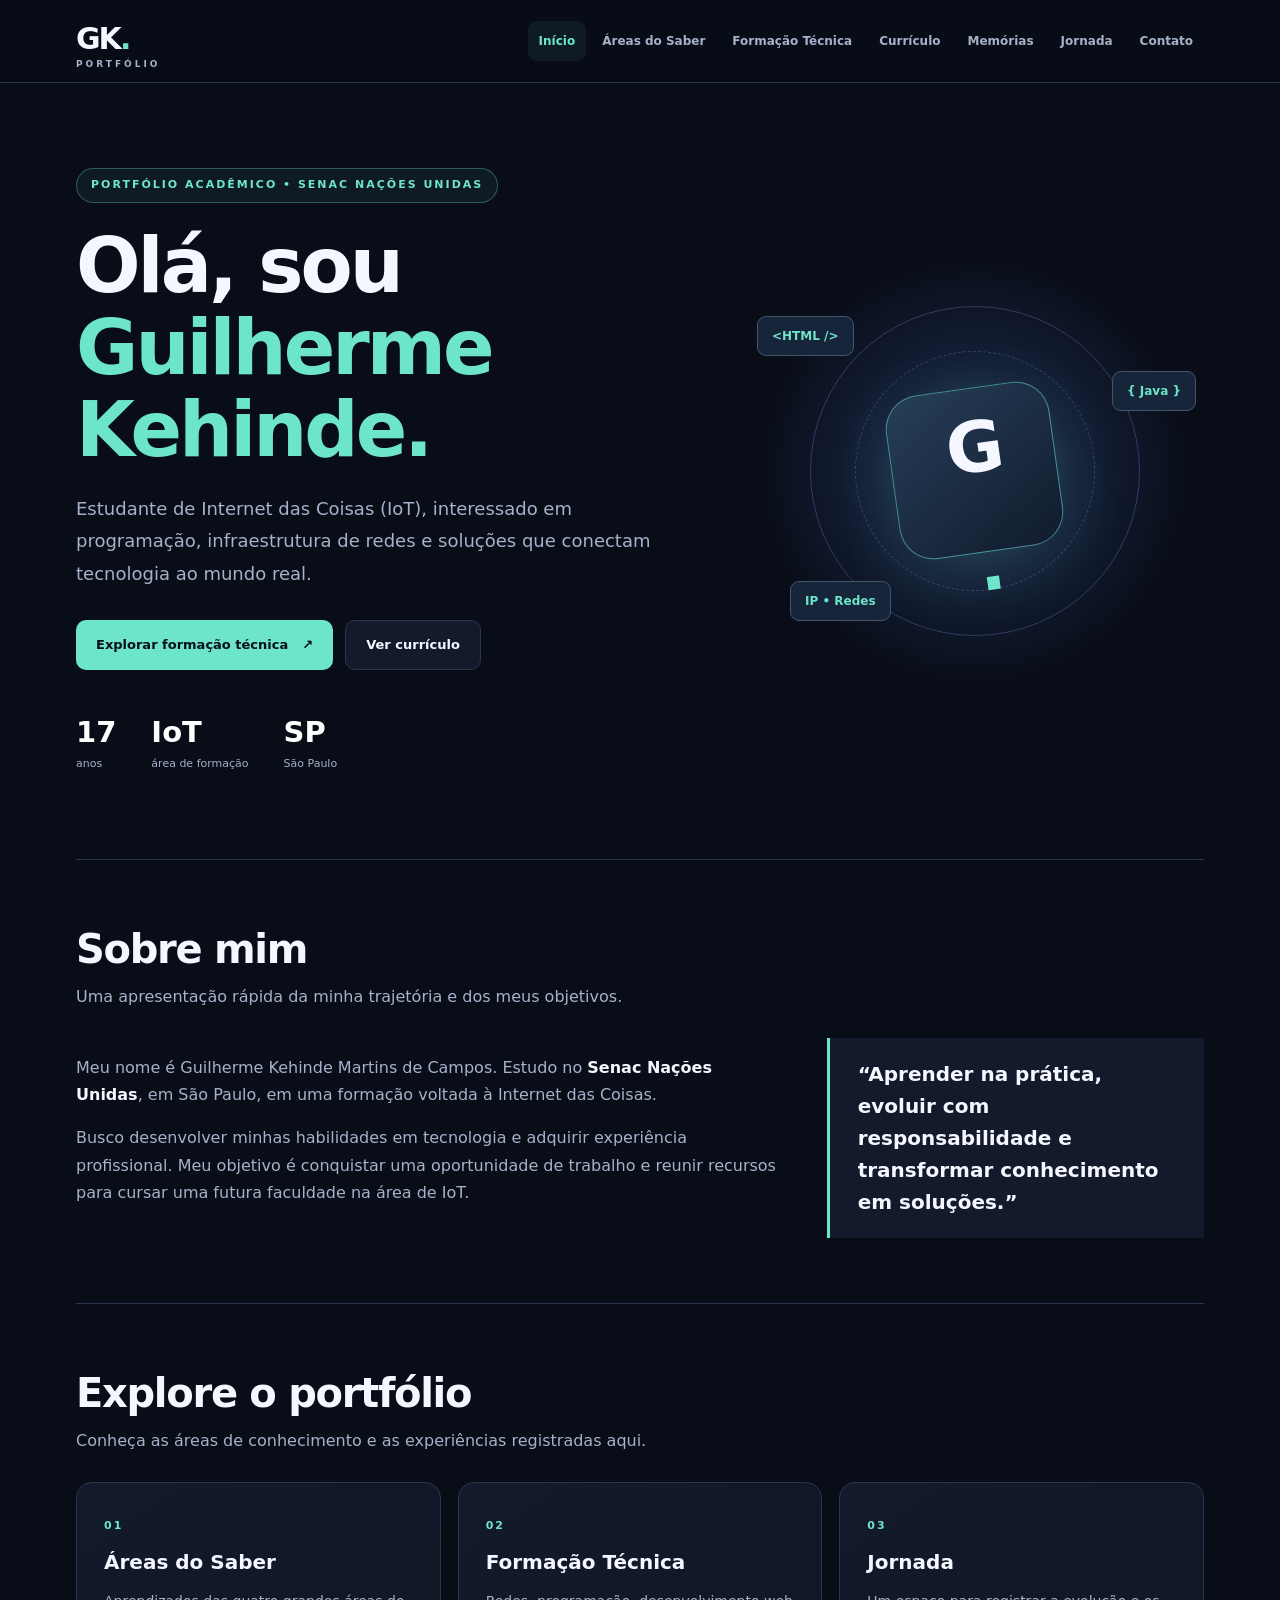
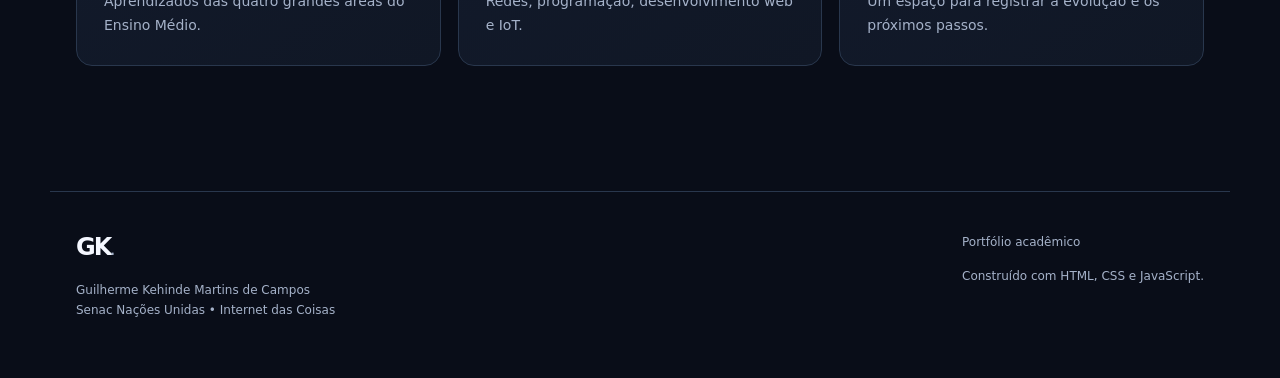
<file: index.html>
<!DOCTYPE html>
<html lang="pt-BR"><head><meta charset="UTF-8"><meta name="viewport" content="width=device-width, initial-scale=1"><meta name="description" content="Portfólio acadêmico e profissional de Guilherme Kehinde Martins de Campos, estudante de IoT do Senac Nações Unidas."><title>Início | Guilherme Kehinde</title><link rel="stylesheet" href="css/style.css"></head><body>
<!-- Cabeçalho compartilhado: os links relativos permitem abrir o site sem servidor. -->
<header class="site-header"><div class="header-inner"><a class="brand" href="index.html" aria-label="Guilherme Kehinde, página inicial">GK<span>.</span><small>PORTFÓLIO</small></a><button class="menu-toggle" type="button" aria-expanded="false" aria-controls="main-nav" aria-label="Abrir menu">☰</button><nav class="nav" id="main-nav" aria-label="Navegação principal"><a href="index.html" aria-current="page" class="active">Início</a><a href="areas-do-saber.html">Áreas do Saber</a><a href="formacao-tecnica.html">Formação Técnica</a><a href="curriculo.html">Currículo</a><a href="memorias.html">Memórias</a><a href="jornada.html">Jornada</a><a href="contato.html">Contato</a></nav></div></header>
<main id="conteudo"><section class="hero"><div><span class="pill">PORTFÓLIO ACADÊMICO • SENAC NAÇÕES UNIDAS</span><h1>Olá, sou <em>Guilherme Kehinde.</em></h1><p class="lead">Estudante de Internet das Coisas (IoT), interessado em programação, infraestrutura de redes e soluções que conectam tecnologia ao mundo real.</p><div class="actions"><a class="btn primary" href="formacao-tecnica.html">Explorar formação técnica <span aria-hidden="true">↗</span></a><a class="btn secondary" href="curriculo.html">Ver currículo</a></div><div class="stats"><div><b>17</b><small>anos</small></div><div><b>IoT</b><small>área de formação</small></div><div><b>SP</b><small>São Paulo</small></div></div></div><div class="hero-art" aria-label="Ilustração abstrata de conexões tecnológicas"><div class="orbit orbit-one"></div><div class="orbit orbit-two"></div><div class="core">G<span>.</span></div><span class="floating-tag tag-a">&lt;HTML /&gt;</span><span class="floating-tag tag-b">{ Java }</span><span class="floating-tag tag-c">IP • Redes</span></div></section><section class="section"><div class="section-heading"><h2>Sobre mim</h2><p>Uma apresentação rápida da minha trajetória e dos meus objetivos.</p></div><div class="split"><div><p>Meu nome é Guilherme Kehinde Martins de Campos. Estudo no <strong>Senac Nações Unidas</strong>, em São Paulo, em uma formação voltada à Internet das Coisas.</p><p>Busco desenvolver minhas habilidades em tecnologia e adquirir experiência profissional. Meu objetivo é conquistar uma oportunidade de trabalho e reunir recursos para cursar uma futura faculdade na área de IoT.</p></div><div class="quote">“Aprender na prática, evoluir com responsabilidade e transformar conhecimento em soluções.”</div></div></section><section class="section"><div class="section-heading"><h2>Explore o portfólio</h2><p>Conheça as áreas de conhecimento e as experiências registradas aqui.</p></div><div class="grid"><article class="card"><span class="eyebrow">01</span><h3>Áreas do Saber</h3><p>Aprendizados das quatro grandes áreas do Ensino Médio.</p></article><article class="card"><span class="eyebrow">02</span><h3>Formação Técnica</h3><p>Redes, programação, desenvolvimento web e IoT.</p></article><article class="card"><span class="eyebrow">03</span><h3>Jornada</h3><p>Um espaço para registrar a evolução e os próximos passos.</p></article></div></section></main>
<footer class="footer"><div><a class="brand" href="index.html">GK<span>.</span></a><p>Guilherme Kehinde Martins de Campos<br>Senac Nações Unidas • Internet das Coisas</p></div><div><span>Portfólio acadêmico</span><p>Construído com HTML, CSS e JavaScript.</p></div></footer><script src="js/main.js" defer></script></body></html>
</file>
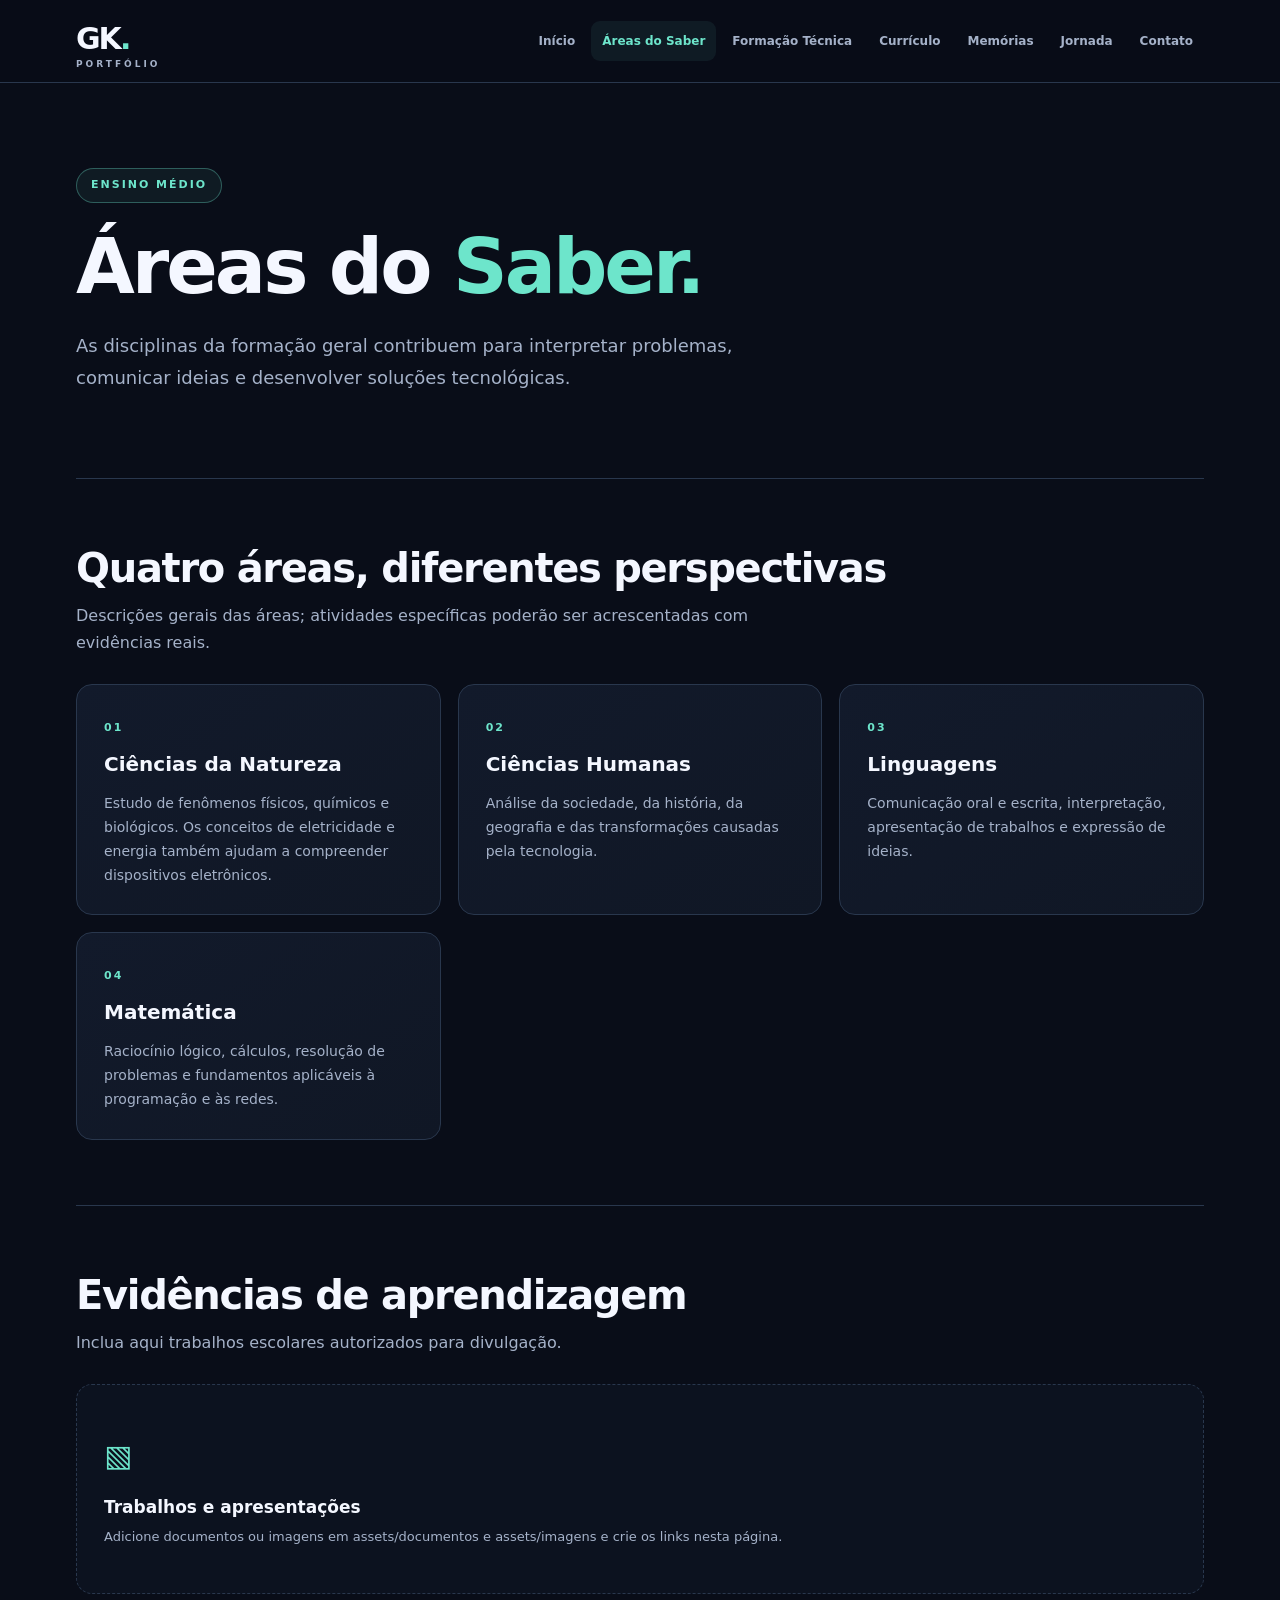
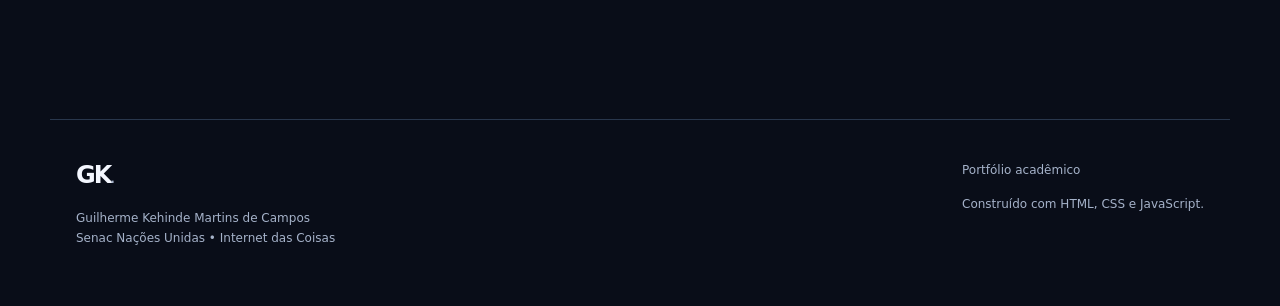
<file: areas-do-saber.html>
<!DOCTYPE html>
<html lang="pt-BR"><head><meta charset="UTF-8"><meta name="viewport" content="width=device-width, initial-scale=1"><meta name="description" content="Portfólio acadêmico e profissional de Guilherme Kehinde Martins de Campos, estudante de IoT do Senac Nações Unidas."><title>Áreas do Saber | Guilherme Kehinde</title><link rel="stylesheet" href="css/style.css"></head><body>
<!-- Cabeçalho compartilhado: os links relativos permitem abrir o site sem servidor. -->
<header class="site-header"><div class="header-inner"><a class="brand" href="index.html" aria-label="Guilherme Kehinde, página inicial">GK<span>.</span><small>PORTFÓLIO</small></a><button class="menu-toggle" type="button" aria-expanded="false" aria-controls="main-nav" aria-label="Abrir menu">☰</button><nav class="nav" id="main-nav" aria-label="Navegação principal"><a href="index.html">Início</a><a href="areas-do-saber.html" aria-current="page" class="active">Áreas do Saber</a><a href="formacao-tecnica.html">Formação Técnica</a><a href="curriculo.html">Currículo</a><a href="memorias.html">Memórias</a><a href="jornada.html">Jornada</a><a href="contato.html">Contato</a></nav></div></header>
<main id="conteudo"><section class="intro"><span class="pill">ENSINO MÉDIO</span><h1>Áreas do <em>Saber.</em></h1><p class="lead">As disciplinas da formação geral contribuem para interpretar problemas, comunicar ideias e desenvolver soluções tecnológicas.</p></section><section class="section"><div class="section-heading"><h2>Quatro áreas, diferentes perspectivas</h2><p>Descrições gerais das áreas; atividades específicas poderão ser acrescentadas com evidências reais.</p></div><div class="grid"><article class="card"><span class="eyebrow">01</span><h3>Ciências da Natureza</h3><p>Estudo de fenômenos físicos, químicos e biológicos. Os conceitos de eletricidade e energia também ajudam a compreender dispositivos eletrônicos.</p></article><article class="card"><span class="eyebrow">02</span><h3>Ciências Humanas</h3><p>Análise da sociedade, da história, da geografia e das transformações causadas pela tecnologia.</p></article><article class="card"><span class="eyebrow">03</span><h3>Linguagens</h3><p>Comunicação oral e escrita, interpretação, apresentação de trabalhos e expressão de ideias.</p></article><article class="card"><span class="eyebrow">04</span><h3>Matemática</h3><p>Raciocínio lógico, cálculos, resolução de problemas e fundamentos aplicáveis à programação e às redes.</p></article></div></section><section class="section"><div class="section-heading"><h2>Evidências de aprendizagem</h2><p>Inclua aqui trabalhos escolares autorizados para divulgação.</p></div><div class="placeholder"><span class="placeholder-icon" aria-hidden="true">▧</span><strong>Trabalhos e apresentações</strong><p>Adicione documentos ou imagens em assets/documentos e assets/imagens e crie os links nesta página.</p></div></section></main>
<footer class="footer"><div><a class="brand" href="index.html">GK<span>.</span></a><p>Guilherme Kehinde Martins de Campos<br>Senac Nações Unidas • Internet das Coisas</p></div><div><span>Portfólio acadêmico</span><p>Construído com HTML, CSS e JavaScript.</p></div></footer><script src="js/main.js" defer></script></body></html>
</file>
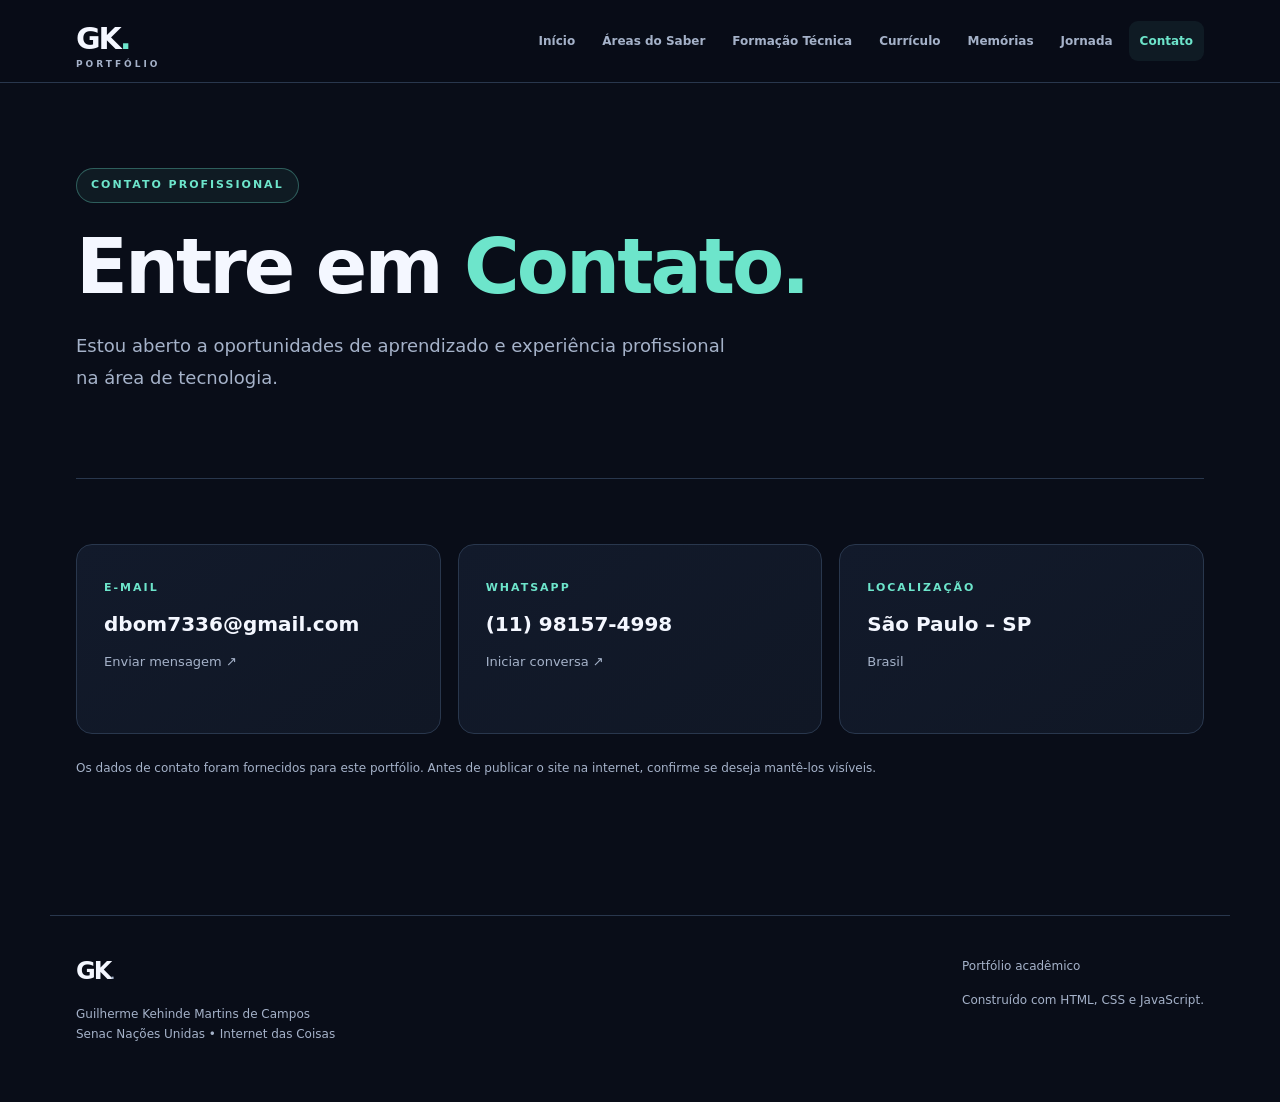
<file: contato.html>
<!DOCTYPE html>
<html lang="pt-BR"><head><meta charset="UTF-8"><meta name="viewport" content="width=device-width, initial-scale=1"><meta name="description" content="Portfólio acadêmico e profissional de Guilherme Kehinde Martins de Campos, estudante de IoT do Senac Nações Unidas."><title>Contato | Guilherme Kehinde</title><link rel="stylesheet" href="css/style.css"></head><body>
<!-- Cabeçalho compartilhado: os links relativos permitem abrir o site sem servidor. -->
<header class="site-header"><div class="header-inner"><a class="brand" href="index.html" aria-label="Guilherme Kehinde, página inicial">GK<span>.</span><small>PORTFÓLIO</small></a><button class="menu-toggle" type="button" aria-expanded="false" aria-controls="main-nav" aria-label="Abrir menu">☰</button><nav class="nav" id="main-nav" aria-label="Navegação principal"><a href="index.html">Início</a><a href="areas-do-saber.html">Áreas do Saber</a><a href="formacao-tecnica.html">Formação Técnica</a><a href="curriculo.html">Currículo</a><a href="memorias.html">Memórias</a><a href="jornada.html">Jornada</a><a href="contato.html" aria-current="page" class="active">Contato</a></nav></div></header>
<main id="conteudo"><section class="intro"><span class="pill">CONTATO PROFISSIONAL</span><h1>Entre em <em>Contato.</em></h1><p class="lead">Estou aberto a oportunidades de aprendizado e experiência profissional na área de tecnologia.</p></section><section class="section"><div class="contact-grid"><a class="contact-card" href="mailto:dbom7336@gmail.com"><span class="eyebrow">E-MAIL</span><h3>dbom7336@gmail.com</h3><p>Enviar mensagem ↗</p></a><a class="contact-card" href="https://wa.me/5511981574998" target="_blank" rel="noopener noreferrer"><span class="eyebrow">WHATSAPP</span><h3>(11) 98157-4998</h3><p>Iniciar conversa ↗</p></a><div class="contact-card static"><span class="eyebrow">LOCALIZAÇÃO</span><h3>São Paulo – SP</h3><p>Brasil</p></div></div><p class="privacy">Os dados de contato foram fornecidos para este portfólio. Antes de publicar o site na internet, confirme se deseja mantê-los visíveis.</p></section></main>
<footer class="footer"><div><a class="brand" href="index.html">GK<span>.</span></a><p>Guilherme Kehinde Martins de Campos<br>Senac Nações Unidas • Internet das Coisas</p></div><div><span>Portfólio acadêmico</span><p>Construído com HTML, CSS e JavaScript.</p></div></footer><script src="js/main.js" defer></script></body></html>
</file>
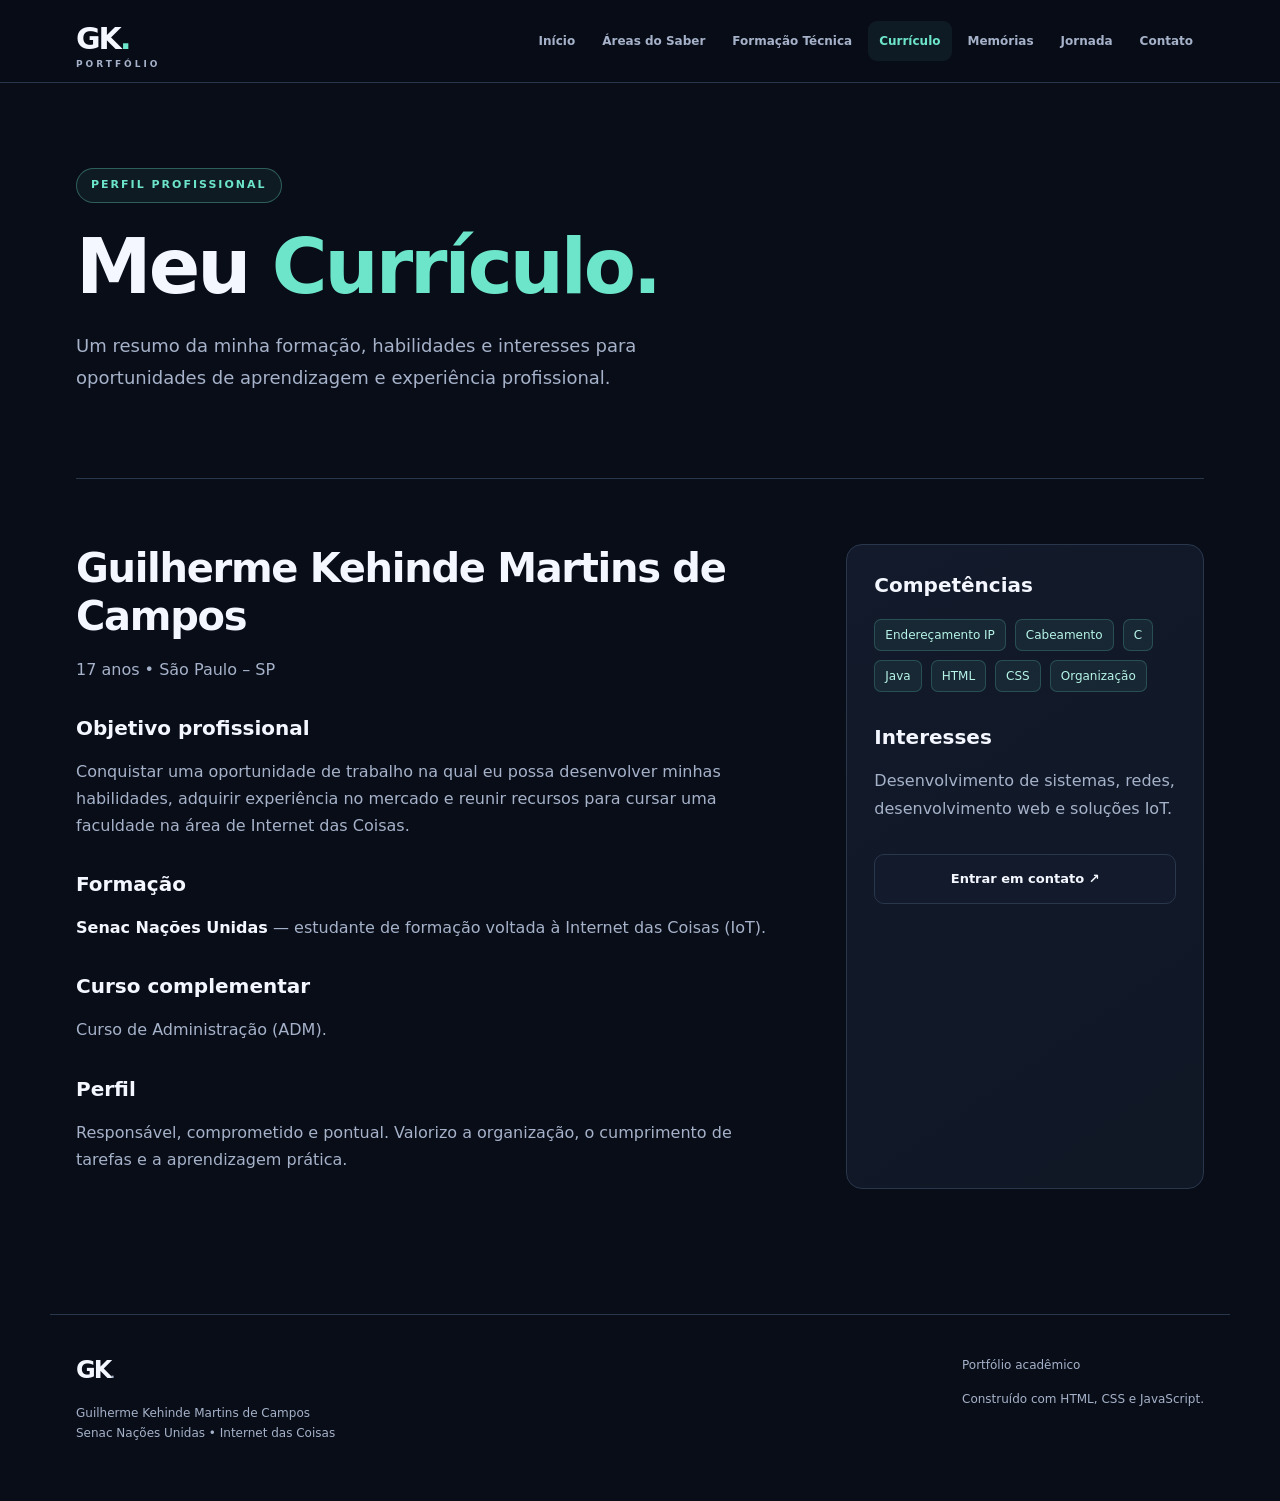
<file: curriculo.html>
<!DOCTYPE html>
<html lang="pt-BR"><head><meta charset="UTF-8"><meta name="viewport" content="width=device-width, initial-scale=1"><meta name="description" content="Portfólio acadêmico e profissional de Guilherme Kehinde Martins de Campos, estudante de IoT do Senac Nações Unidas."><title>Currículo | Guilherme Kehinde</title><link rel="stylesheet" href="css/style.css"></head><body>
<!-- Cabeçalho compartilhado: os links relativos permitem abrir o site sem servidor. -->
<header class="site-header"><div class="header-inner"><a class="brand" href="index.html" aria-label="Guilherme Kehinde, página inicial">GK<span>.</span><small>PORTFÓLIO</small></a><button class="menu-toggle" type="button" aria-expanded="false" aria-controls="main-nav" aria-label="Abrir menu">☰</button><nav class="nav" id="main-nav" aria-label="Navegação principal"><a href="index.html">Início</a><a href="areas-do-saber.html">Áreas do Saber</a><a href="formacao-tecnica.html">Formação Técnica</a><a href="curriculo.html" aria-current="page" class="active">Currículo</a><a href="memorias.html">Memórias</a><a href="jornada.html">Jornada</a><a href="contato.html">Contato</a></nav></div></header>
<main id="conteudo"><section class="intro"><span class="pill">PERFIL PROFISSIONAL</span><h1>Meu <em>Currículo.</em></h1><p class="lead">Um resumo da minha formação, habilidades e interesses para oportunidades de aprendizagem e experiência profissional.</p></section><section class="section"><div class="resume"><div><h2>Guilherme Kehinde Martins de Campos</h2><p class="muted">17 anos • São Paulo – SP</p><h3>Objetivo profissional</h3><p>Conquistar uma oportunidade de trabalho na qual eu possa desenvolver minhas habilidades, adquirir experiência no mercado e reunir recursos para cursar uma faculdade na área de Internet das Coisas.</p><h3>Formação</h3><p><strong>Senac Nações Unidas</strong> — estudante de formação voltada à Internet das Coisas (IoT).</p><h3>Curso complementar</h3><p>Curso de Administração (ADM).</p><h3>Perfil</h3><p>Responsável, comprometido e pontual. Valorizo a organização, o cumprimento de tarefas e a aprendizagem prática.</p></div><aside class="resume-side"><h3>Competências</h3><div class="chips"><span>Endereçamento IP</span><span>Cabeamento</span><span>C</span><span>Java</span><span>HTML</span><span>CSS</span><span>Organização</span></div><h3>Interesses</h3><p>Desenvolvimento de sistemas, redes, desenvolvimento web e soluções IoT.</p><a class="btn secondary full" href="contato.html">Entrar em contato ↗</a></aside></div></section></main>
<footer class="footer"><div><a class="brand" href="index.html">GK<span>.</span></a><p>Guilherme Kehinde Martins de Campos<br>Senac Nações Unidas • Internet das Coisas</p></div><div><span>Portfólio acadêmico</span><p>Construído com HTML, CSS e JavaScript.</p></div></footer><script src="js/main.js" defer></script></body></html>
</file>
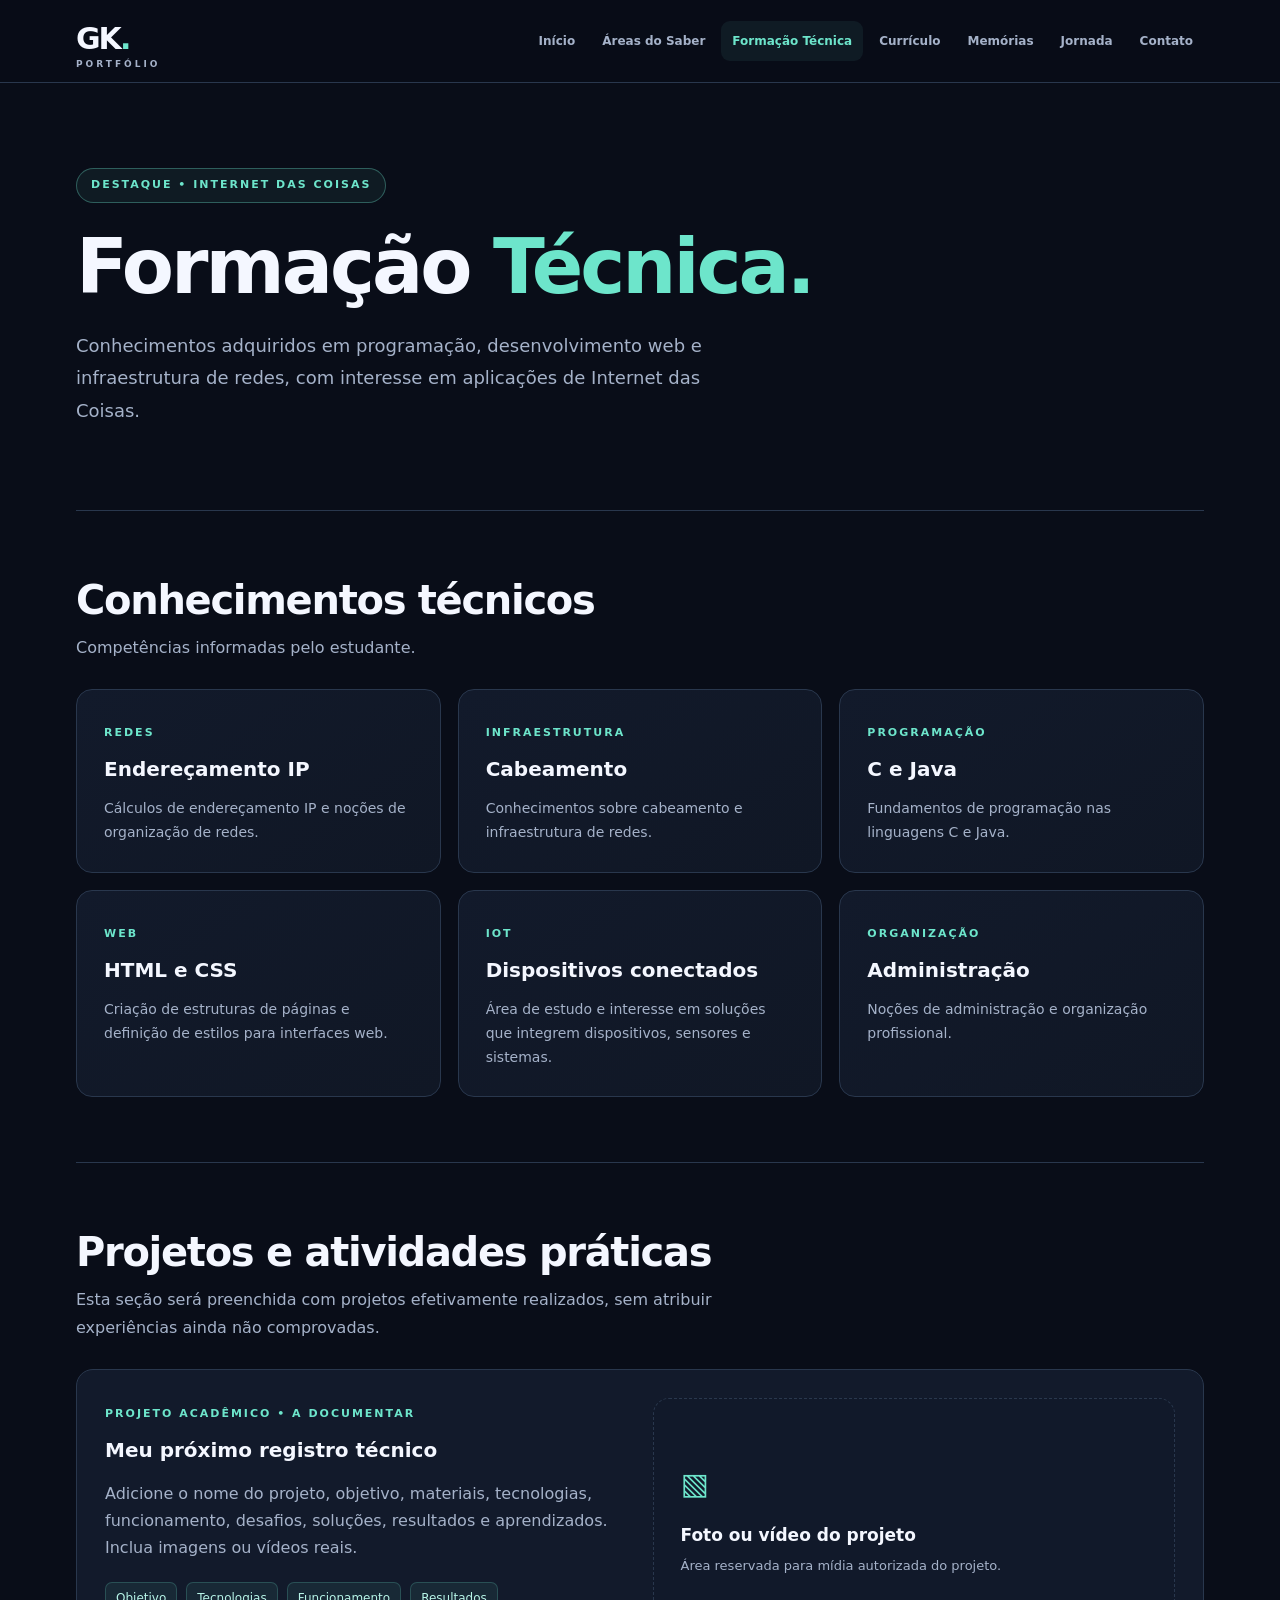
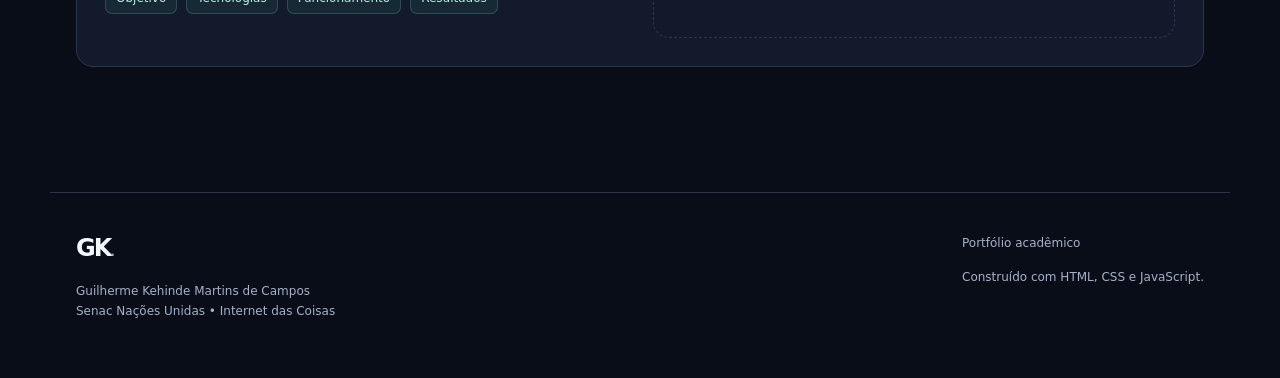
<file: formacao-tecnica.html>
<!DOCTYPE html>
<html lang="pt-BR"><head><meta charset="UTF-8"><meta name="viewport" content="width=device-width, initial-scale=1"><meta name="description" content="Portfólio acadêmico e profissional de Guilherme Kehinde Martins de Campos, estudante de IoT do Senac Nações Unidas."><title>Formação Técnica | Guilherme Kehinde</title><link rel="stylesheet" href="css/style.css"></head><body>
<!-- Cabeçalho compartilhado: os links relativos permitem abrir o site sem servidor. -->
<header class="site-header"><div class="header-inner"><a class="brand" href="index.html" aria-label="Guilherme Kehinde, página inicial">GK<span>.</span><small>PORTFÓLIO</small></a><button class="menu-toggle" type="button" aria-expanded="false" aria-controls="main-nav" aria-label="Abrir menu">☰</button><nav class="nav" id="main-nav" aria-label="Navegação principal"><a href="index.html">Início</a><a href="areas-do-saber.html">Áreas do Saber</a><a href="formacao-tecnica.html" aria-current="page" class="active">Formação Técnica</a><a href="curriculo.html">Currículo</a><a href="memorias.html">Memórias</a><a href="jornada.html">Jornada</a><a href="contato.html">Contato</a></nav></div></header>
<main id="conteudo"><section class="intro"><span class="pill">DESTAQUE • INTERNET DAS COISAS</span><h1>Formação <em>Técnica.</em></h1><p class="lead">Conhecimentos adquiridos em programação, desenvolvimento web e infraestrutura de redes, com interesse em aplicações de Internet das Coisas.</p></section><section class="section"><div class="section-heading"><h2>Conhecimentos técnicos</h2><p>Competências informadas pelo estudante.</p></div><div class="grid"><article class="card"><span class="eyebrow">REDES</span><h3>Endereçamento IP</h3><p>Cálculos de endereçamento IP e noções de organização de redes.</p></article><article class="card"><span class="eyebrow">INFRAESTRUTURA</span><h3>Cabeamento</h3><p>Conhecimentos sobre cabeamento e infraestrutura de redes.</p></article><article class="card"><span class="eyebrow">PROGRAMAÇÃO</span><h3>C e Java</h3><p>Fundamentos de programação nas linguagens C e Java.</p></article><article class="card"><span class="eyebrow">WEB</span><h3>HTML e CSS</h3><p>Criação de estruturas de páginas e definição de estilos para interfaces web.</p></article><article class="card"><span class="eyebrow">IoT</span><h3>Dispositivos conectados</h3><p>Área de estudo e interesse em soluções que integrem dispositivos, sensores e sistemas.</p></article><article class="card"><span class="eyebrow">ORGANIZAÇÃO</span><h3>Administração</h3><p>Noções de administração e organização profissional.</p></article></div></section><section class="section"><div class="section-heading"><h2>Projetos e atividades práticas</h2><p>Esta seção será preenchida com projetos efetivamente realizados, sem atribuir experiências ainda não comprovadas.</p></div><div class="project"><div><span class="eyebrow">PROJETO ACADÊMICO • A DOCUMENTAR</span><h3>Meu próximo registro técnico</h3><p>Adicione o nome do projeto, objetivo, materiais, tecnologias, funcionamento, desafios, soluções, resultados e aprendizados. Inclua imagens ou vídeos reais.</p><div class="chips"><span>Objetivo</span><span>Tecnologias</span><span>Funcionamento</span><span>Resultados</span></div></div><div class="placeholder"><span class="placeholder-icon" aria-hidden="true">▧</span><strong>Foto ou vídeo do projeto</strong><p>Área reservada para mídia autorizada do projeto.</p></div></div></section></main>
<footer class="footer"><div><a class="brand" href="index.html">GK<span>.</span></a><p>Guilherme Kehinde Martins de Campos<br>Senac Nações Unidas • Internet das Coisas</p></div><div><span>Portfólio acadêmico</span><p>Construído com HTML, CSS e JavaScript.</p></div></footer><script src="js/main.js" defer></script></body></html>
</file>
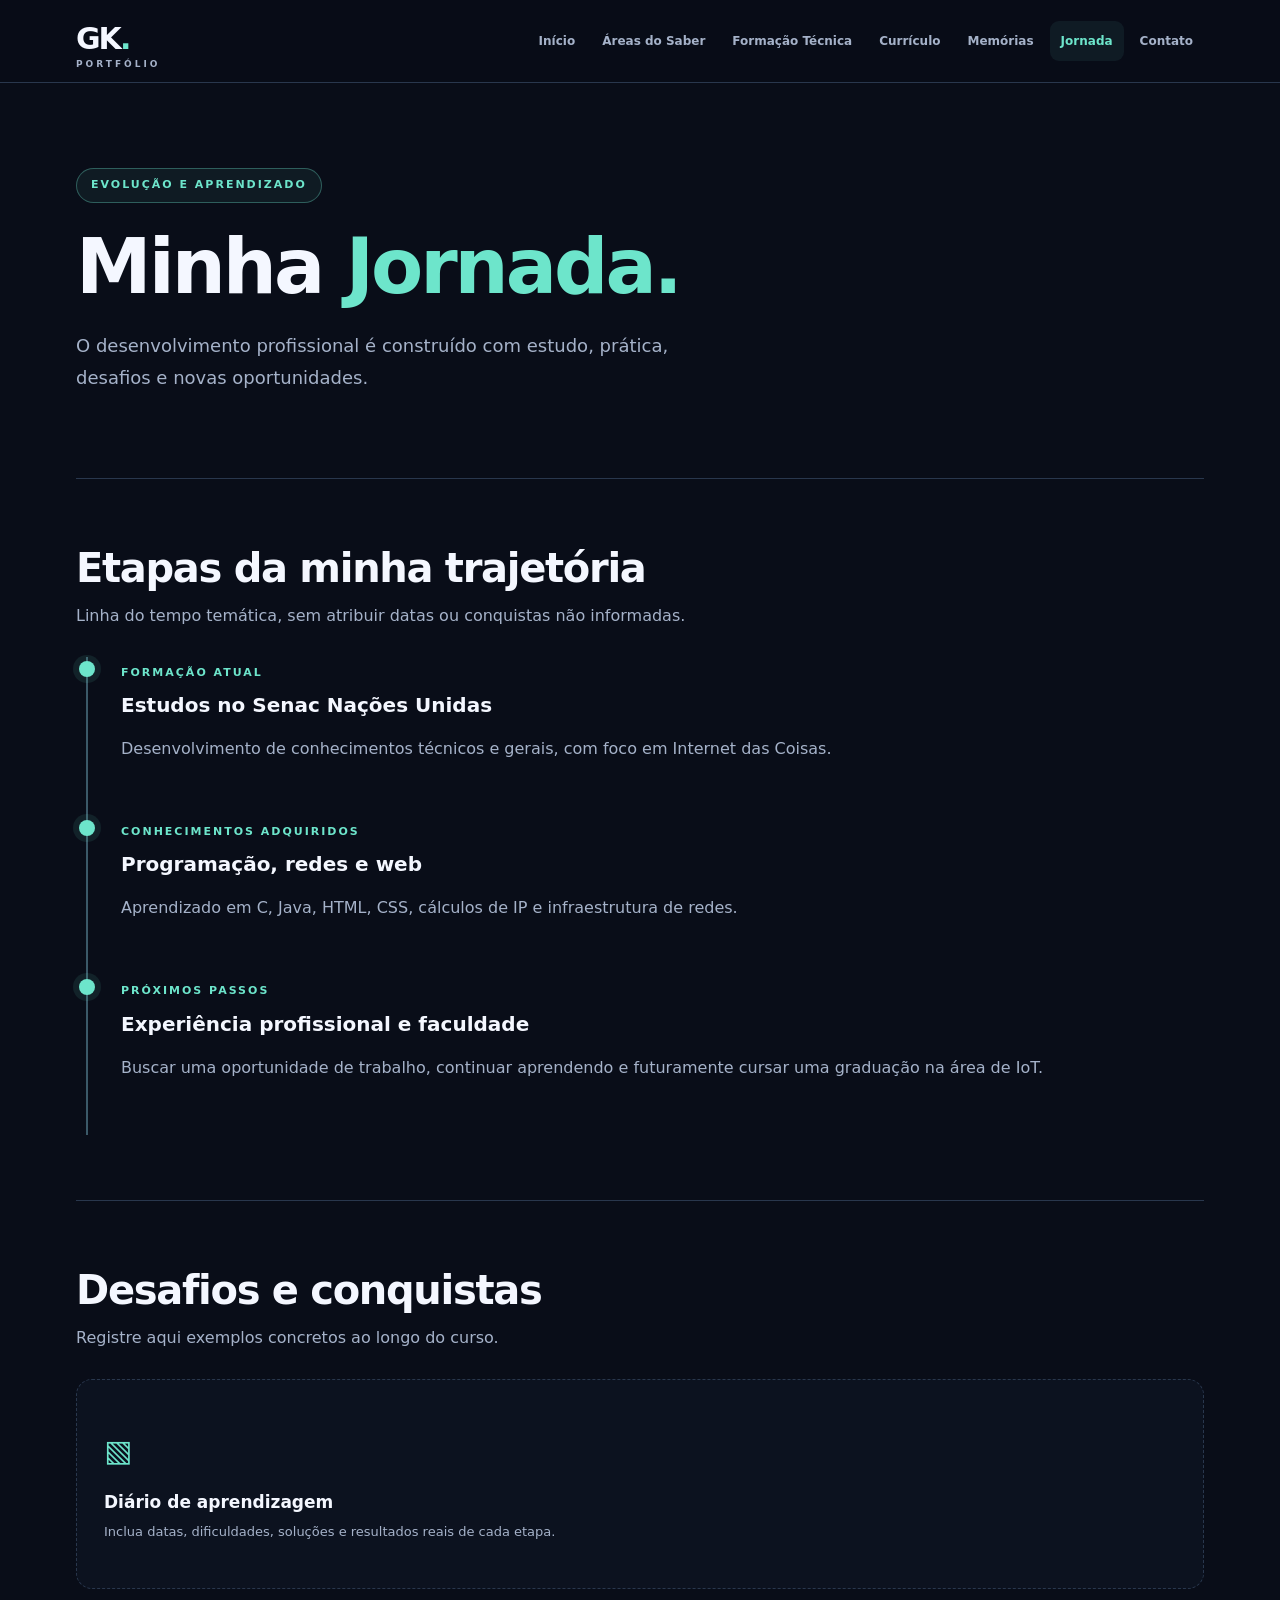
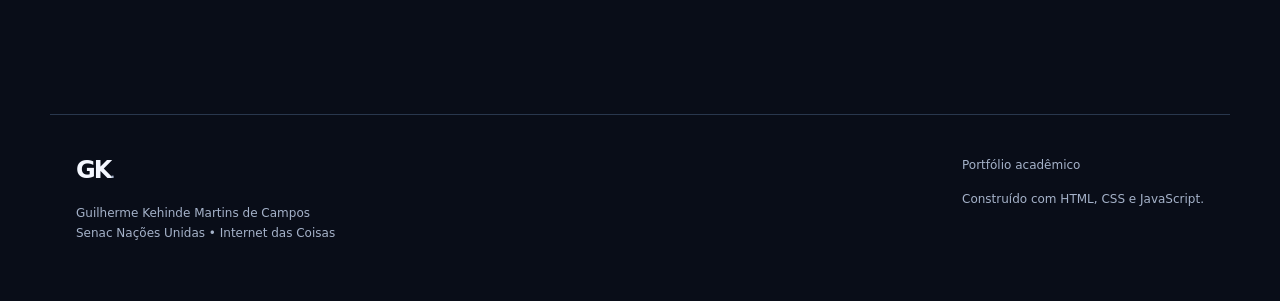
<file: jornada.html>
<!DOCTYPE html>
<html lang="pt-BR"><head><meta charset="UTF-8"><meta name="viewport" content="width=device-width, initial-scale=1"><meta name="description" content="Portfólio acadêmico e profissional de Guilherme Kehinde Martins de Campos, estudante de IoT do Senac Nações Unidas."><title>Jornada de Aprendizagem | Guilherme Kehinde</title><link rel="stylesheet" href="css/style.css"></head><body>
<!-- Cabeçalho compartilhado: os links relativos permitem abrir o site sem servidor. -->
<header class="site-header"><div class="header-inner"><a class="brand" href="index.html" aria-label="Guilherme Kehinde, página inicial">GK<span>.</span><small>PORTFÓLIO</small></a><button class="menu-toggle" type="button" aria-expanded="false" aria-controls="main-nav" aria-label="Abrir menu">☰</button><nav class="nav" id="main-nav" aria-label="Navegação principal"><a href="index.html">Início</a><a href="areas-do-saber.html">Áreas do Saber</a><a href="formacao-tecnica.html">Formação Técnica</a><a href="curriculo.html">Currículo</a><a href="memorias.html">Memórias</a><a href="jornada.html" aria-current="page" class="active">Jornada</a><a href="contato.html">Contato</a></nav></div></header>
<main id="conteudo"><section class="intro"><span class="pill">EVOLUÇÃO E APRENDIZADO</span><h1>Minha <em>Jornada.</em></h1><p class="lead">O desenvolvimento profissional é construído com estudo, prática, desafios e novas oportunidades.</p></section><section class="section"><div class="section-heading"><h2>Etapas da minha trajetória</h2><p>Linha do tempo temática, sem atribuir datas ou conquistas não informadas.</p></div><div class="timeline"><div class="timeline-item"><span class="timeline-dot"></span><span class="eyebrow">FORMAÇÃO ATUAL</span><h3>Estudos no Senac Nações Unidas</h3><p>Desenvolvimento de conhecimentos técnicos e gerais, com foco em Internet das Coisas.</p></div><div class="timeline-item"><span class="timeline-dot"></span><span class="eyebrow">CONHECIMENTOS ADQUIRIDOS</span><h3>Programação, redes e web</h3><p>Aprendizado em C, Java, HTML, CSS, cálculos de IP e infraestrutura de redes.</p></div><div class="timeline-item"><span class="timeline-dot"></span><span class="eyebrow">PRÓXIMOS PASSOS</span><h3>Experiência profissional e faculdade</h3><p>Buscar uma oportunidade de trabalho, continuar aprendendo e futuramente cursar uma graduação na área de IoT.</p></div></div></section><section class="section"><div class="section-heading"><h2>Desafios e conquistas</h2><p>Registre aqui exemplos concretos ao longo do curso.</p></div><div class="placeholder"><span class="placeholder-icon" aria-hidden="true">▧</span><strong>Diário de aprendizagem</strong><p>Inclua datas, dificuldades, soluções e resultados reais de cada etapa.</p></div></section></main>
<footer class="footer"><div><a class="brand" href="index.html">GK<span>.</span></a><p>Guilherme Kehinde Martins de Campos<br>Senac Nações Unidas • Internet das Coisas</p></div><div><span>Portfólio acadêmico</span><p>Construído com HTML, CSS e JavaScript.</p></div></footer><script src="js/main.js" defer></script></body></html>
</file>
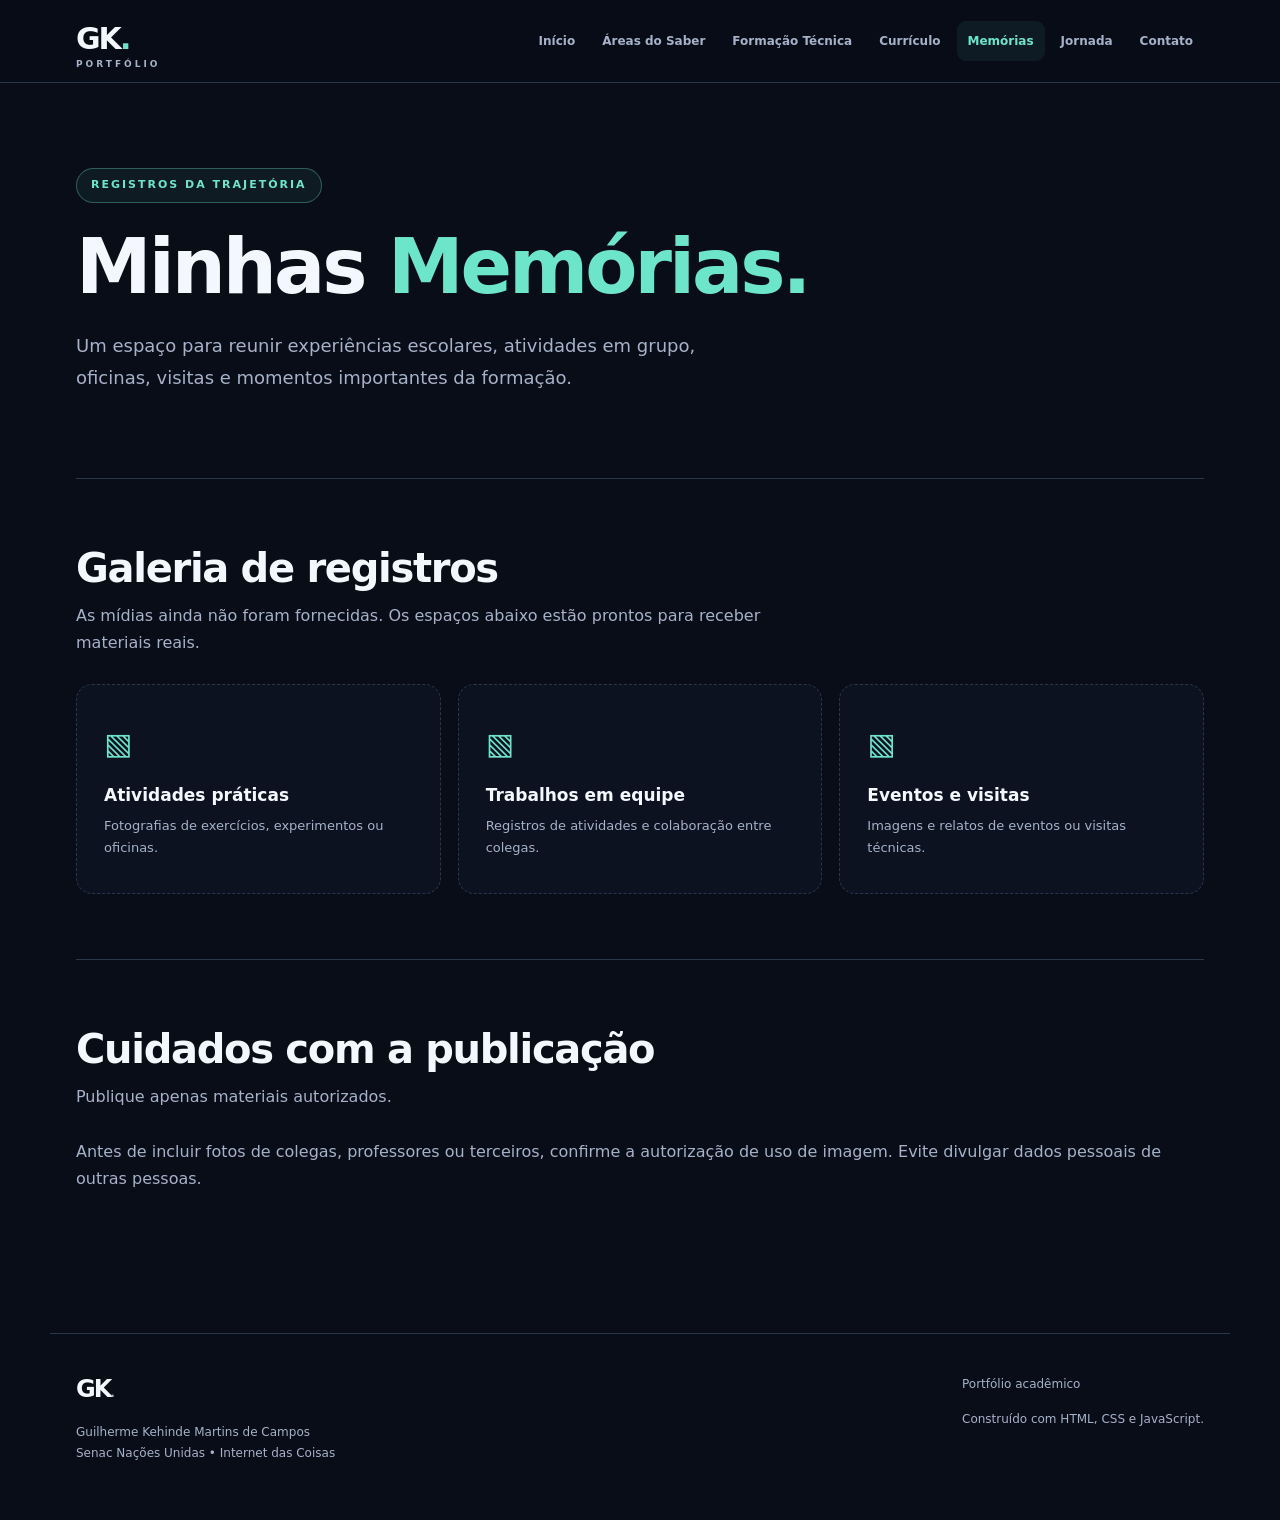
<file: memorias.html>
<!DOCTYPE html>
<html lang="pt-BR"><head><meta charset="UTF-8"><meta name="viewport" content="width=device-width, initial-scale=1"><meta name="description" content="Portfólio acadêmico e profissional de Guilherme Kehinde Martins de Campos, estudante de IoT do Senac Nações Unidas."><title>Memórias | Guilherme Kehinde</title><link rel="stylesheet" href="css/style.css"></head><body>
<!-- Cabeçalho compartilhado: os links relativos permitem abrir o site sem servidor. -->
<header class="site-header"><div class="header-inner"><a class="brand" href="index.html" aria-label="Guilherme Kehinde, página inicial">GK<span>.</span><small>PORTFÓLIO</small></a><button class="menu-toggle" type="button" aria-expanded="false" aria-controls="main-nav" aria-label="Abrir menu">☰</button><nav class="nav" id="main-nav" aria-label="Navegação principal"><a href="index.html">Início</a><a href="areas-do-saber.html">Áreas do Saber</a><a href="formacao-tecnica.html">Formação Técnica</a><a href="curriculo.html">Currículo</a><a href="memorias.html" aria-current="page" class="active">Memórias</a><a href="jornada.html">Jornada</a><a href="contato.html">Contato</a></nav></div></header>
<main id="conteudo"><section class="intro"><span class="pill">REGISTROS DA TRAJETÓRIA</span><h1>Minhas <em>Memórias.</em></h1><p class="lead">Um espaço para reunir experiências escolares, atividades em grupo, oficinas, visitas e momentos importantes da formação.</p></section><section class="section"><div class="section-heading"><h2>Galeria de registros</h2><p>As mídias ainda não foram fornecidas. Os espaços abaixo estão prontos para receber materiais reais.</p></div><div class="grid"><div class="placeholder"><span class="placeholder-icon" aria-hidden="true">▧</span><strong>Atividades práticas</strong><p>Fotografias de exercícios, experimentos ou oficinas.</p></div><div class="placeholder"><span class="placeholder-icon" aria-hidden="true">▧</span><strong>Trabalhos em equipe</strong><p>Registros de atividades e colaboração entre colegas.</p></div><div class="placeholder"><span class="placeholder-icon" aria-hidden="true">▧</span><strong>Eventos e visitas</strong><p>Imagens e relatos de eventos ou visitas técnicas.</p></div></div></section><section class="section"><div class="section-heading"><h2>Cuidados com a publicação</h2><p>Publique apenas materiais autorizados.</p></div><p>Antes de incluir fotos de colegas, professores ou terceiros, confirme a autorização de uso de imagem. Evite divulgar dados pessoais de outras pessoas.</p></section></main>
<footer class="footer"><div><a class="brand" href="index.html">GK<span>.</span></a><p>Guilherme Kehinde Martins de Campos<br>Senac Nações Unidas • Internet das Coisas</p></div><div><span>Portfólio acadêmico</span><p>Construído com HTML, CSS e JavaScript.</p></div></footer><script src="js/main.js" defer></script></body></html>
</file>
<file: css/style.css>
/* Identidade visual centralizada para o portfólio de Guilherme. */
:root{--bg:#090d18;--surface:#121a2b;--surface2:#19243a;--text:#f4f7ff;--muted:#a5b2c9;--accent:#6de5cb;--border:#29374d;--max:1180px}
*{box-sizing:border-box}html{scroll-behavior:smooth}body{margin:0;background:var(--bg);color:var(--text);font:16px/1.7 system-ui,-apple-system,Segoe UI,Arial,sans-serif}a{color:inherit;text-decoration:none}button{font:inherit}
.site-header{position:sticky;top:0;z-index:20;background:#090d18ed;backdrop-filter:blur(14px);border-bottom:1px solid var(--border)}.header-inner{max-width:var(--max);margin:auto;min-height:82px;padding:12px 26px;display:flex;align-items:center;justify-content:space-between;gap:22px}
.brand{font-size:30px;font-weight:900;letter-spacing:-2px;white-space:nowrap}.brand span{color:var(--accent)}.brand small{display:block;font-size:9px;letter-spacing:3px;color:var(--muted);line-height:1;margin-top:-4px}
.nav{display:flex;gap:5px;align-items:center;flex-wrap:wrap}.nav a{font-size:12px;font-weight:650;color:var(--muted);padding:10px 11px;border-radius:9px;transition:.2s}.nav a:hover,.nav a.active{color:var(--accent);background:#6de5cb12}.menu-toggle{display:none;background:var(--surface);border:1px solid var(--border);color:white;border-radius:9px;padding:7px 13px;cursor:pointer}
main{max-width:var(--max);margin:auto;padding:0 26px;min-height:65vh}.hero{min-height:600px;display:grid;grid-template-columns:1.15fr .85fr;gap:48px;align-items:center;padding:85px 0}.pill,.eyebrow{font-size:11px;font-weight:800;letter-spacing:2px;color:var(--accent);text-transform:uppercase}.pill{display:inline-block;border:1px solid #6de5cb55;background:#6de5cb10;padding:7px 14px;border-radius:30px}
h1{font-size:clamp(43px,6vw,76px);letter-spacing:-3px;line-height:1.08;margin:22px 0}h1 em{font-style:normal;color:var(--accent)}h2{font-size:clamp(27px,3.4vw,40px);letter-spacing:-1.3px;line-height:1.2;margin:0 0 10px}h3{font-size:20px;line-height:1.35;margin:12px 0}.lead{font-size:18px;line-height:1.8;color:var(--muted);max-width:670px}p{color:var(--muted)}strong{color:var(--text)}
.actions{display:flex;flex-wrap:wrap;gap:12px;margin:30px 0}.btn{display:inline-flex;align-items:center;justify-content:center;gap:14px;padding:13px 20px;border-radius:10px;font-size:13px;font-weight:800;transition:.2s}.btn:hover{transform:translateY(-3px)}.primary{background:var(--accent);color:#07101b}.secondary{border:1px solid var(--border);background:var(--surface);color:var(--text)}.stats{display:flex;gap:35px;margin-top:48px}.stats div{display:flex;flex-direction:column}.stats b{font-size:29px;color:white;line-height:1}.stats small{font-size:11px;color:var(--muted);margin-top:8px}
.hero-art{position:relative;height:430px;display:grid;place-items:center;background:radial-gradient(circle at center,#284b61 0,#152039 32%,transparent 69%);overflow:hidden}.orbit{position:absolute;border:1px solid #8caaff44;border-radius:50%;width:330px;height:330px}.orbit-two{width:240px;height:240px;border-style:dashed;transform:rotate(28deg)}.core{display:grid;place-items:center;width:165px;height:165px;border-radius:34px;background:linear-gradient(145deg,#263e58,#111b2d);box-shadow:0 15px 75px #6de5cb24;border:1px solid #6de5cb88;font-size:70px;font-weight:900;letter-spacing:-7px;transform:rotate(-8deg)}.core span{color:var(--accent)}.floating-tag{position:absolute;background:#17253a;border:1px solid #42556d;border-radius:9px;padding:9px 14px;font-size:12px;color:var(--accent);font-weight:800}.tag-a{top:60px;left:12px}.tag-b{right:8px;top:115px}.tag-c{bottom:65px;left:45px}
.section{padding:65px 0;border-top:1px solid var(--border)}.section-heading{margin-bottom:28px}.section-heading>p{max-width:700px;margin-top:8px}.grid{display:grid;grid-template-columns:repeat(3,minmax(0,1fr));gap:17px}.card,.placeholder,.resume-side,.contact-card{border:1px solid var(--border);border-radius:16px;background:linear-gradient(145deg,var(--surface),#101725);padding:27px}.card{transition:transform .2s,border-color .2s}.card:hover{transform:translateY(-5px);border-color:#6de5cb77}.card p{font-size:14px;margin-bottom:0}
.intro{padding:85px 0 65px;max-width:870px}.intro h1{margin-top:23px}.split{display:grid;grid-template-columns:1.3fr .7fr;gap:50px;align-items:center}.split p{margin-top:0}.quote{border-left:3px solid var(--accent);padding:20px 28px;background:var(--surface);font-size:20px;font-weight:700;line-height:1.6}
.placeholder{min-height:210px;display:flex;flex-direction:column;justify-content:center;align-items:flex-start;border-style:dashed;background:#121a2b70}.placeholder-icon{font-size:30px;color:var(--accent);margin-bottom:12px}.placeholder strong{font-size:17px}.placeholder p{font-size:13px;margin:5px 0 0}.project{display:grid;grid-template-columns:1fr 1fr;gap:25px;align-items:stretch;background:var(--surface);border:1px solid var(--border);border-radius:17px;padding:28px}.project .placeholder{min-height:240px}.chips{display:flex;gap:9px;flex-wrap:wrap;margin:20px 0}.chips span{font-size:12px;color:#b6f4e7;background:#6de5cb13;border:1px solid #6de5cb35;padding:5px 10px;border-radius:7px}
.resume{display:grid;grid-template-columns:1.5fr .75fr;gap:55px}.resume h2{margin-bottom:2px}.resume h3{margin-top:32px}.resume-side h3:first-child{margin-top:0}.muted{color:var(--muted)}.full{width:100%;margin-top:16px}.timeline{margin-left:10px;border-left:2px solid #3b5968}.timeline-item{position:relative;padding:0 0 38px 33px}.timeline-dot{position:absolute;left:-9px;top:4px;width:16px;height:16px;background:var(--accent);border-radius:50%;box-shadow:0 0 0 6px #6de5cb18}.timeline-item h3{margin:8px 0}
.contact-grid{display:grid;grid-template-columns:repeat(3,1fr);gap:17px}.contact-card{min-height:190px;transition:.2s;overflow-wrap:anywhere}.contact-card:not(.static):hover{border-color:var(--accent);transform:translateY(-4px)}.contact-card p{font-size:13px}.privacy{font-size:12px;margin-top:24px}.footer{max-width:var(--max);margin:60px auto 0;border-top:1px solid var(--border);padding:35px 26px 45px;display:flex;justify-content:space-between;gap:25px}.footer p,.footer span{font-size:12px;color:var(--muted)}.footer .brand{font-size:24px}
@media(max-width:950px){.menu-toggle{display:block}.nav{display:none;position:absolute;top:81px;left:0;right:0;background:#101827;padding:15px 25px;flex-direction:column;align-items:stretch;border-bottom:1px solid var(--border)}.nav.open{display:flex}.nav a{font-size:14px}.hero{grid-template-columns:1fr;min-height:unset;padding:60px 0}.hero-art{height:330px}.grid,.contact-grid{grid-template-columns:repeat(2,1fr)}}@media(max-width:620px){.header-inner{min-height:70px;padding:10px 18px}.nav{top:69px}main{padding:0 18px}.hero{padding:48px 0;gap:12px}.hero-art{height:280px}.orbit{width:230px;height:230px}.orbit-two{width:160px;height:160px}.core{width:130px;height:130px;font-size:55px}.tag-a{top:24px}.tag-b{top:90px}.tag-c{bottom:20px}.grid,.contact-grid,.split,.project,.resume{grid-template-columns:1fr}.section{padding:45px 0}.intro{padding:55px 0 45px}.stats{gap:22px}.footer{padding:30px 18px;flex-direction:column}h1{letter-spacing:-2px}.lead{font-size:16px}}@media(prefers-reduced-motion:reduce){*,*:before,*:after{scroll-behavior:auto!important;transition:none!important}}
</file>
